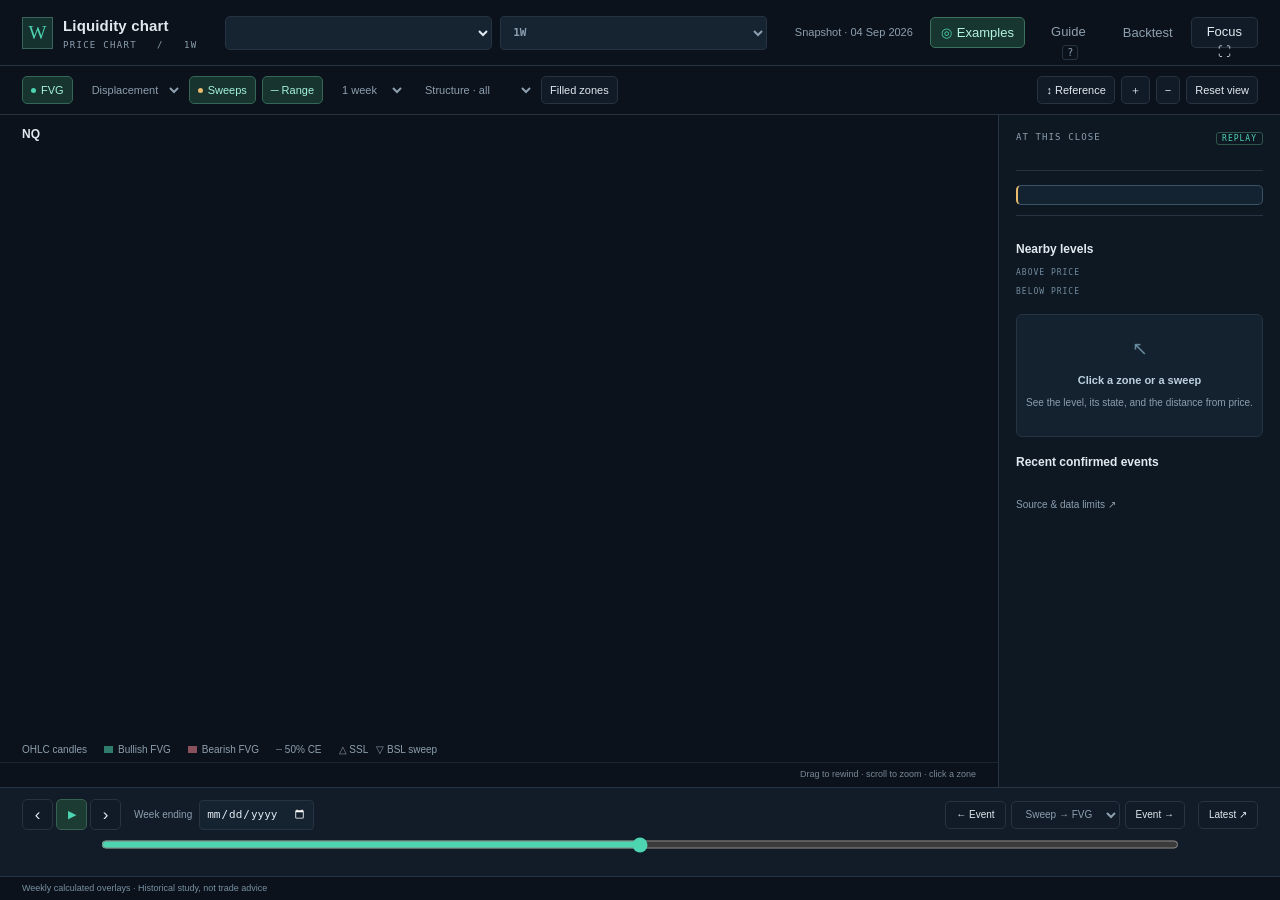
<file: index.html>
<!doctype html>
<html lang="en">
<head>
  <meta charset="utf-8">
  <meta http-equiv="refresh" content="0; url=chart_workspace/weekly_liquidity_chart.html">
  <title>LIQDW · Liquidity chart</title>
</head>
<body>
  <p>Opening the <a href="chart_workspace/weekly_liquidity_chart.html">LIQDW liquidity chart</a>…</p>
</body>
</html>
</file>
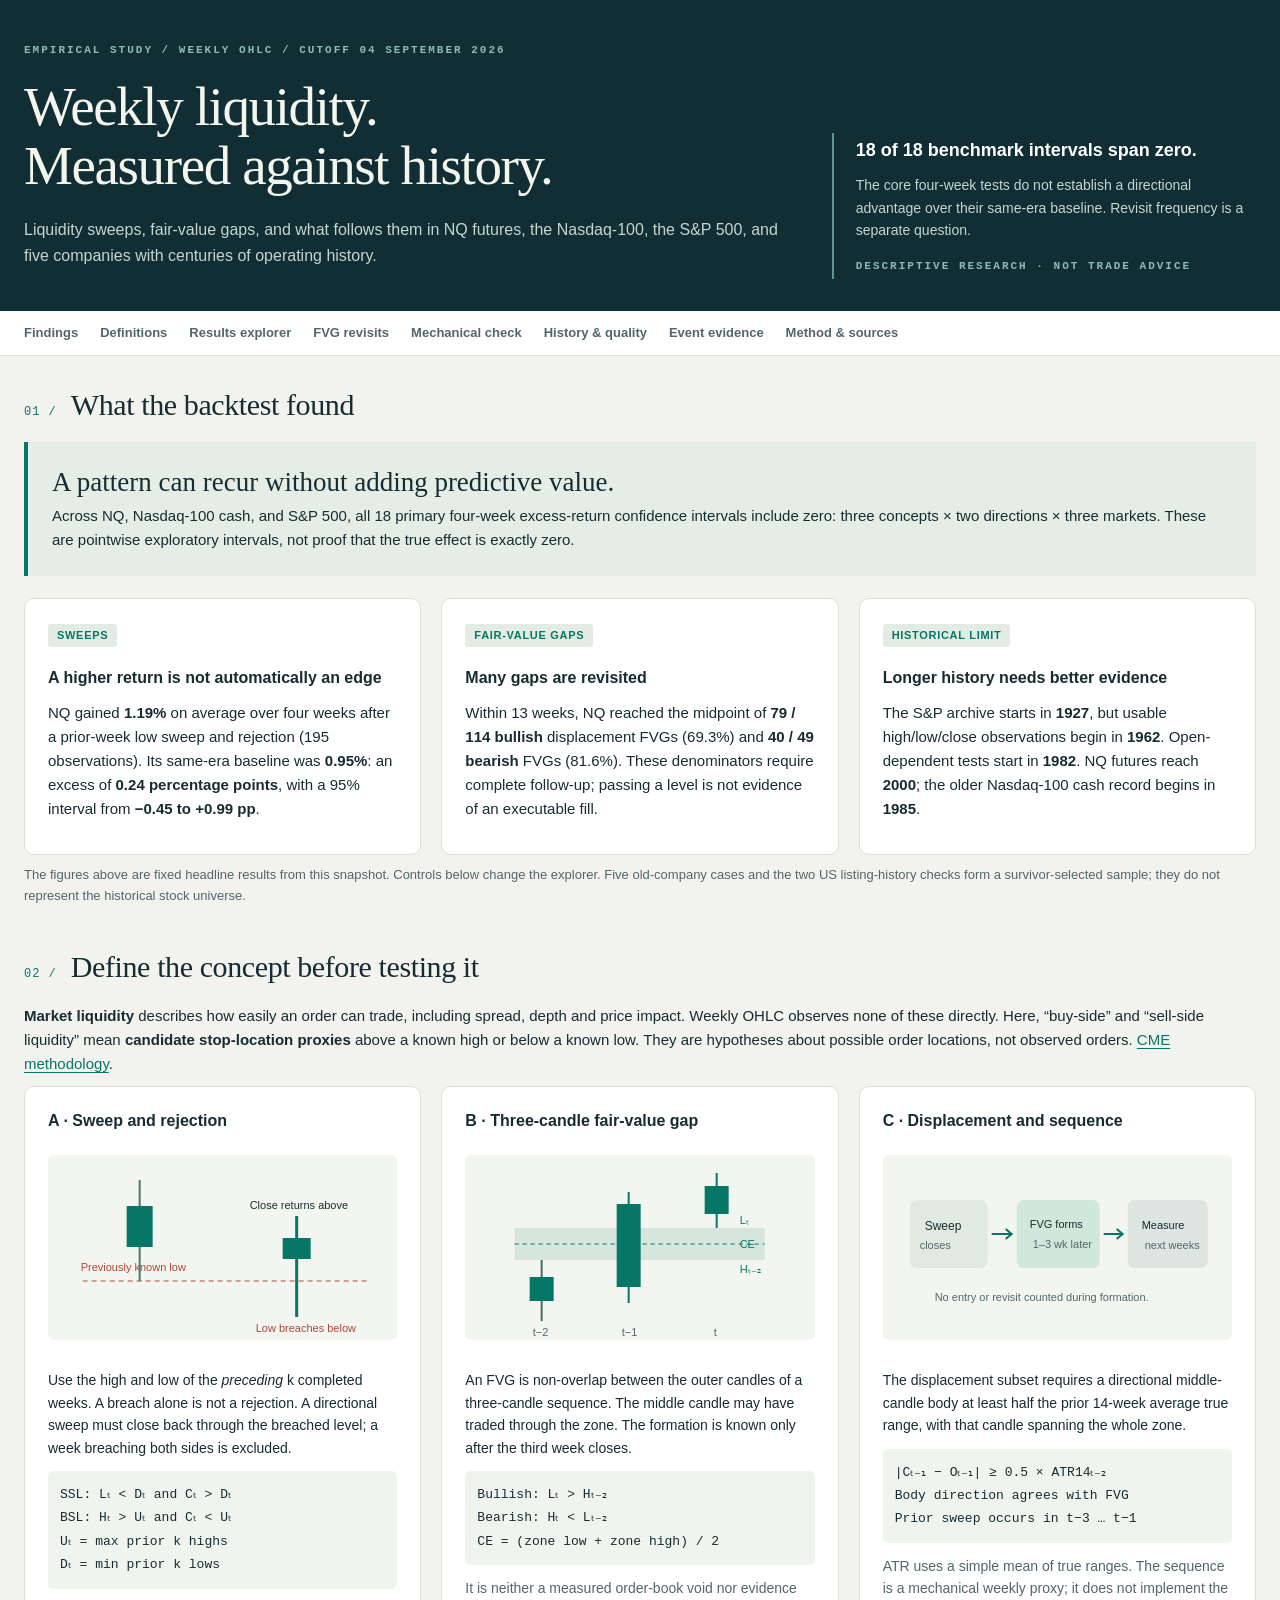
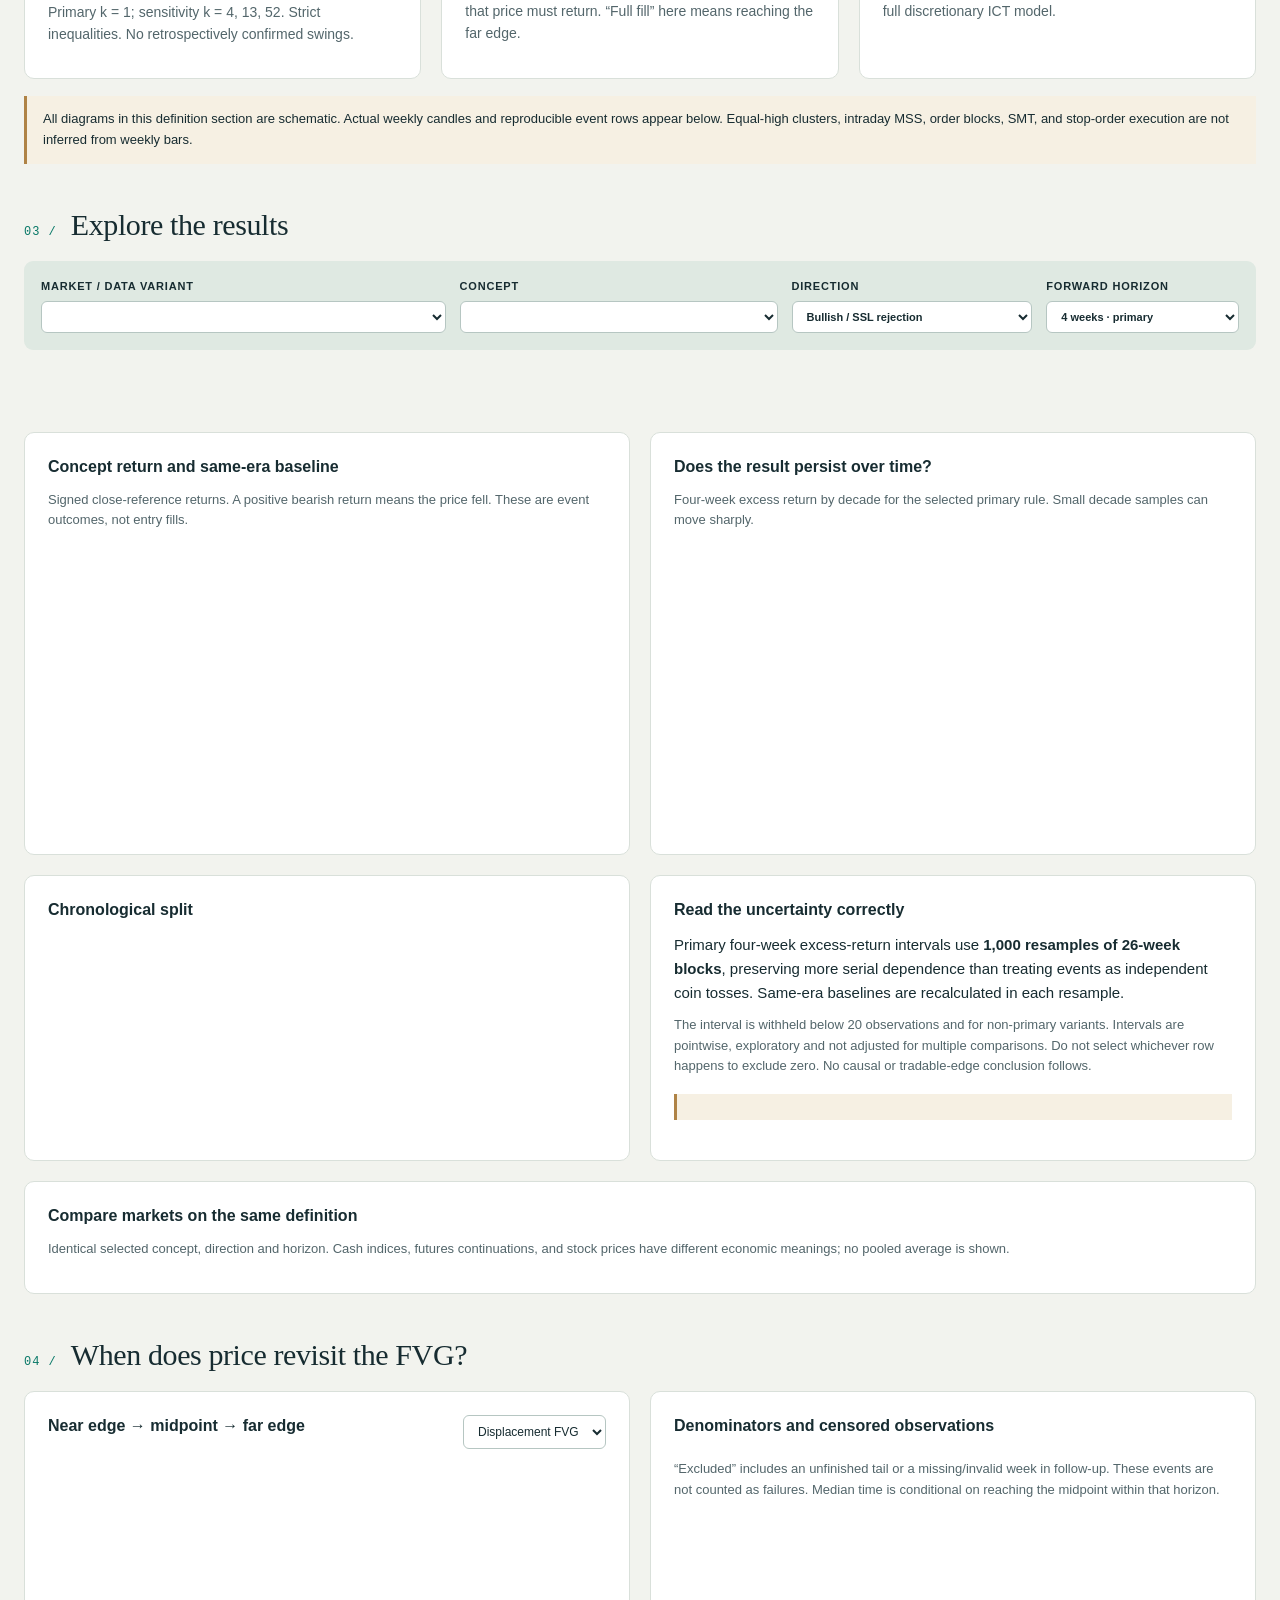
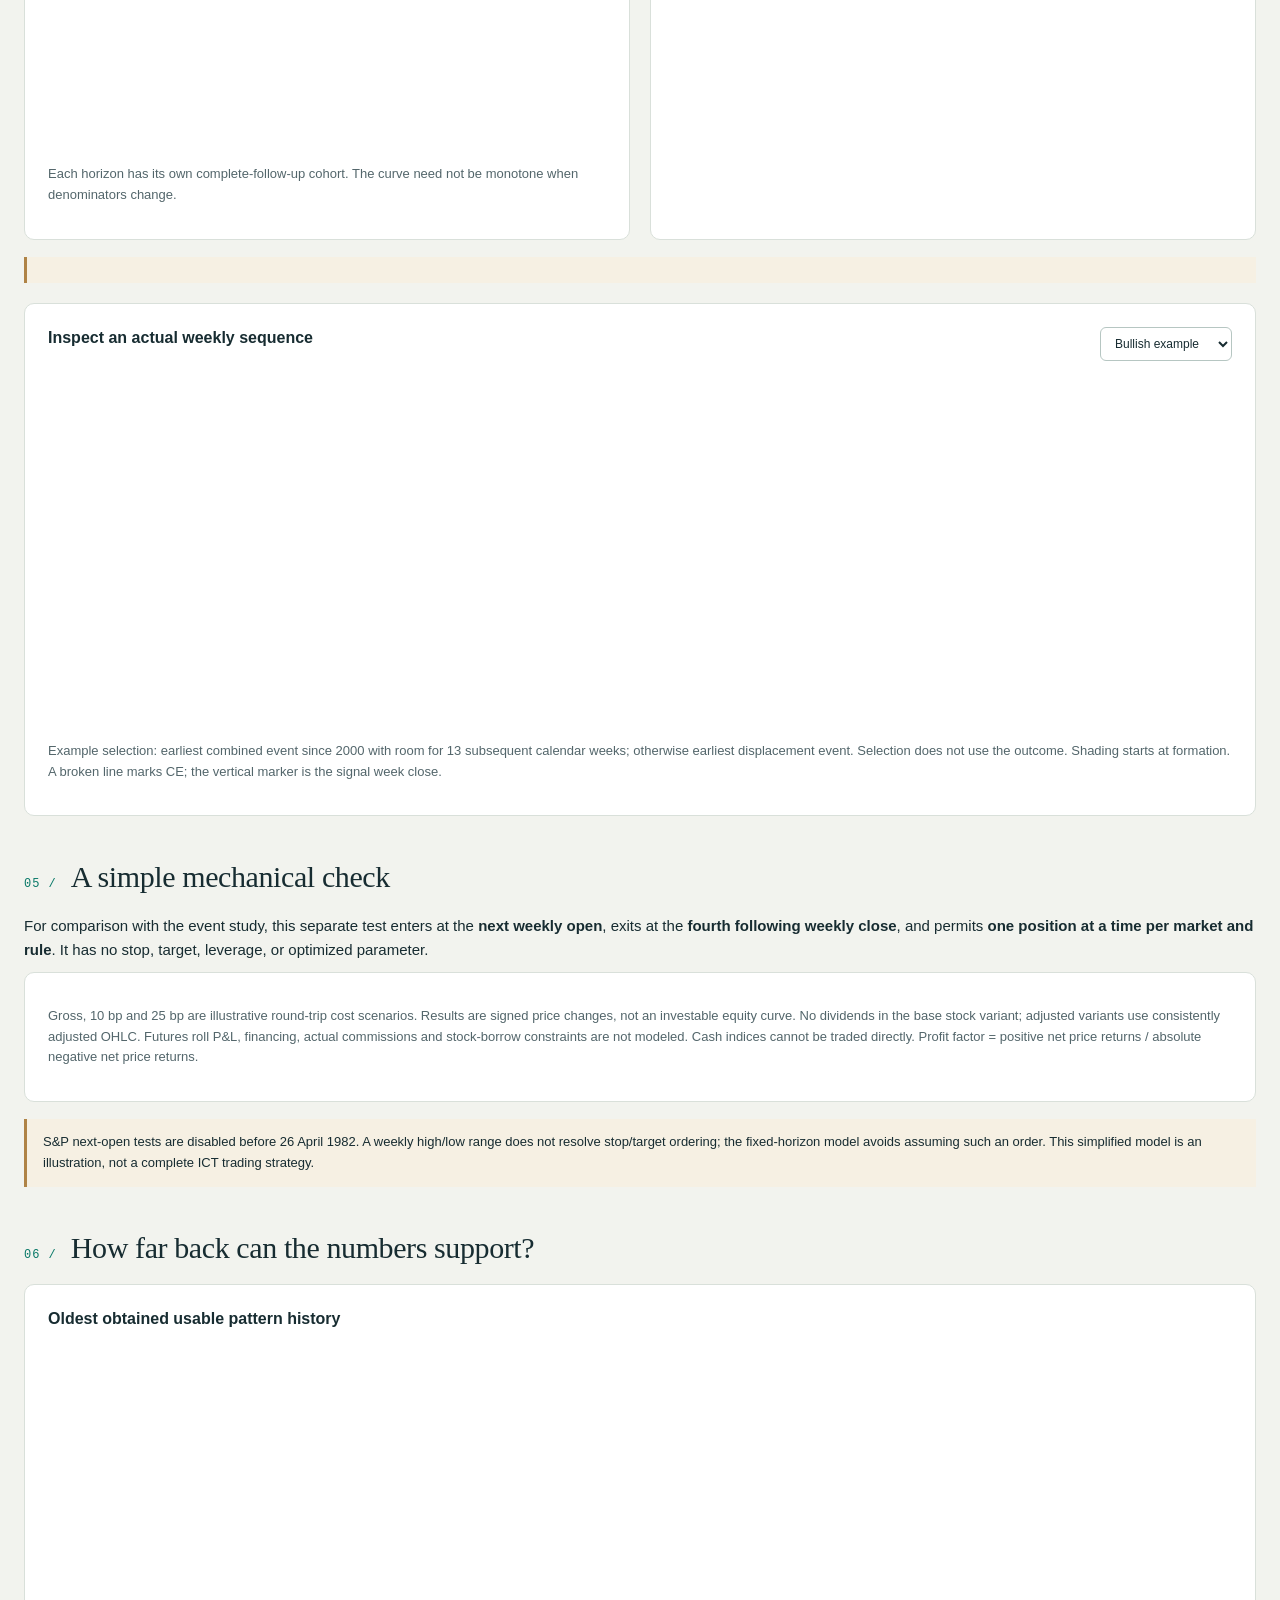
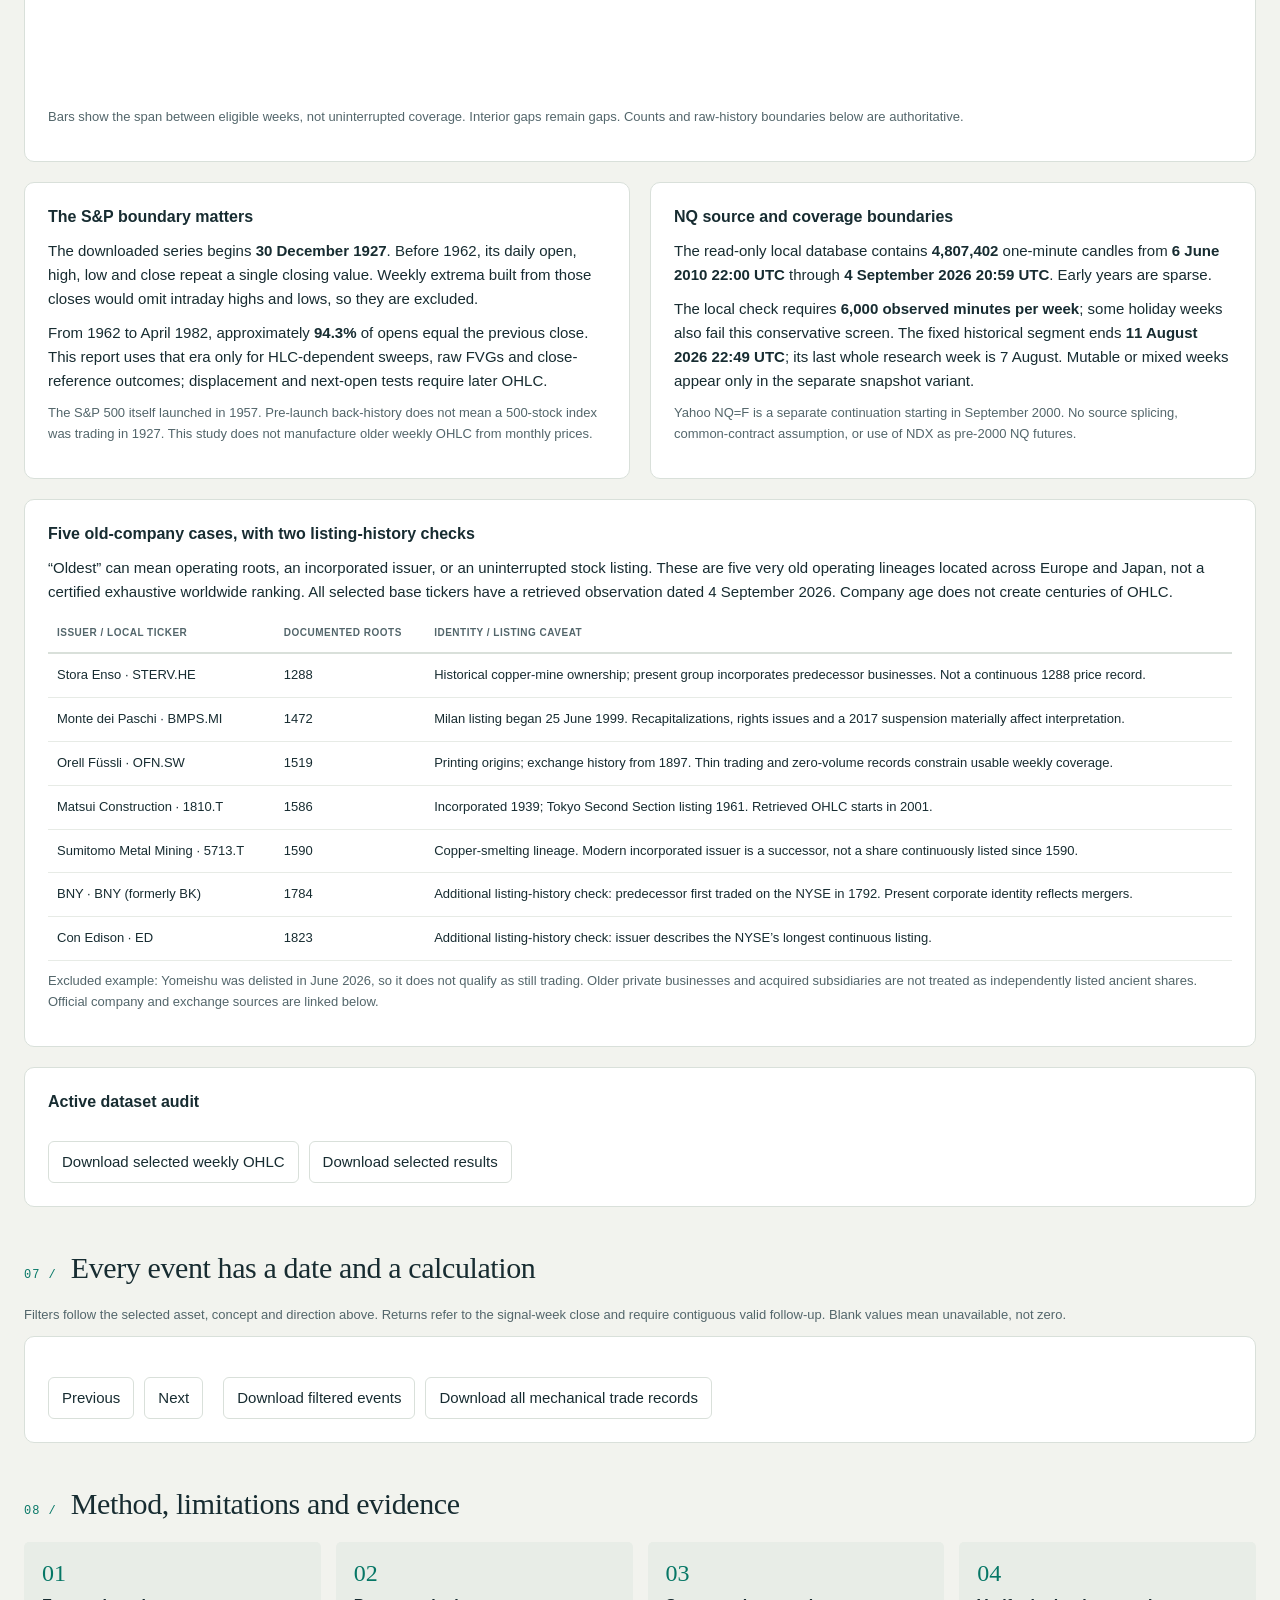
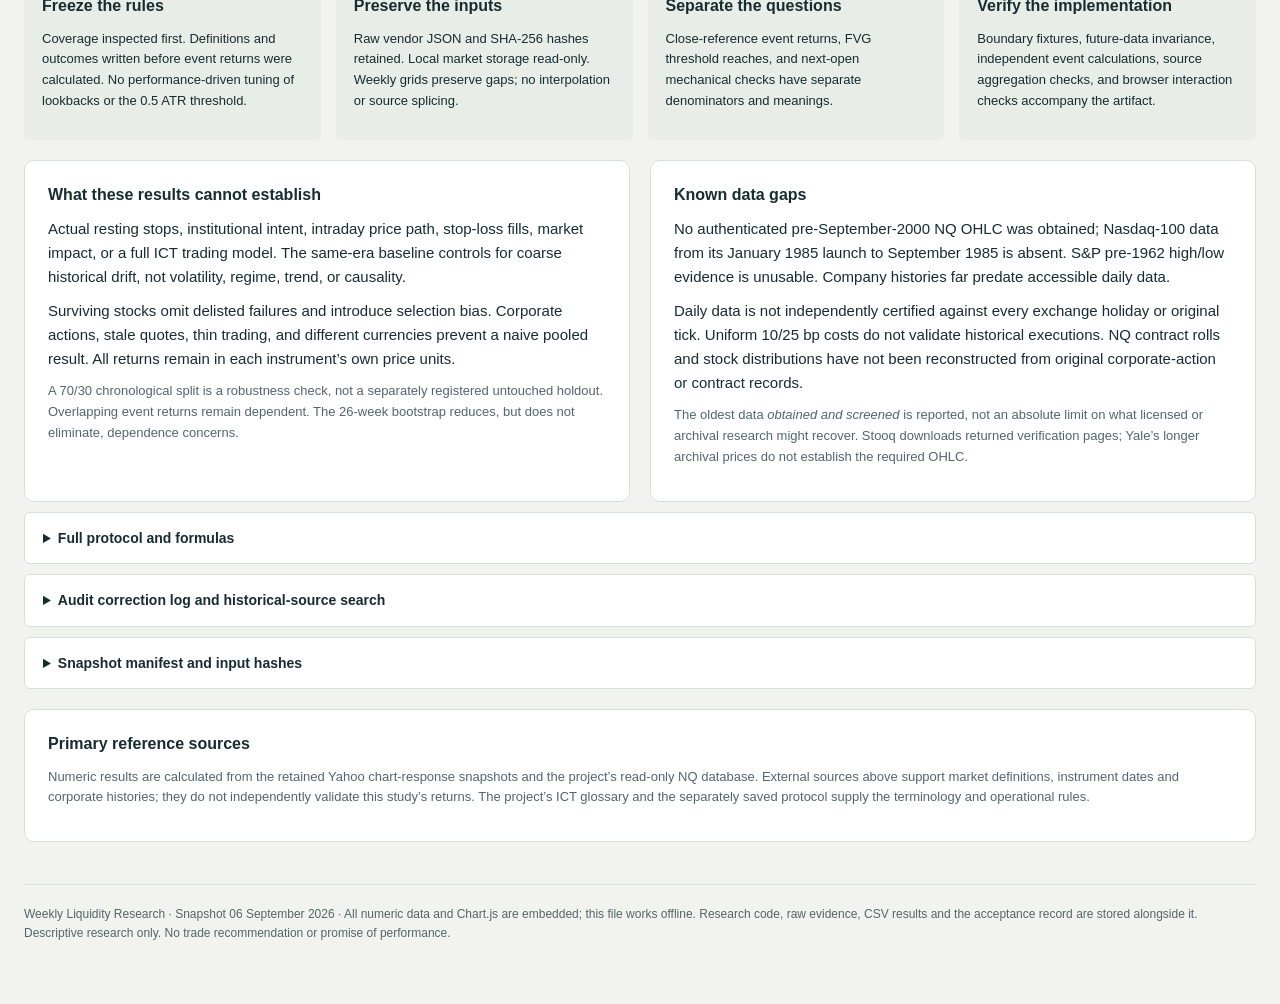
<file: report_template.html>
<!doctype html>
<html lang="en"><head><meta charset="utf-8"><meta name="viewport" content="width=device-width,initial-scale=1">
<title>Weekly Liquidity Research · NQ, S&P 500 & Historic Companies</title>
<style>
:root{--paper:#f2f3ee;--panel:#fff;--ink:#172c31;--muted:#53666b;--line:#d9e0da;--teal:#067766;--rust:#ad483a;--gold:#9c702d;--nav:#102e33;--soft:#e9eeea}
*{box-sizing:border-box}html{scroll-behavior:smooth;scroll-padding-top:145px}body{margin:0;background:var(--paper);color:var(--ink);font:15px/1.6 -apple-system,BlinkMacSystemFont,"Segoe UI",sans-serif}a{color:var(--teal);text-underline-offset:3px}button,select{font:inherit}button,a,select,summary{outline-offset:4px}button{cursor:pointer;border:1px solid var(--line);border-radius:6px;padding:8px 13px;background:white;color:var(--ink)}button:hover{border-color:var(--teal);background:#eaf5f0}select{max-width:100%;border:1px solid #b6c6c2;background:white;padding:8px 10px;border-radius:6px;color:var(--ink)}header{background:var(--nav);color:#f4f6ed;padding:42px max(24px,calc((100vw - 1280px)/2)) 32px}.eyebrow{font:600 11px/1.5 ui-monospace,SFMono-Regular,monospace;letter-spacing:2px;text-transform:uppercase;color:#8fbbb4}.hero{display:grid;grid-template-columns:1.8fr 1fr;gap:44px;align-items:end}h1{font:normal clamp(36px,4.3vw,65px)/1.08 Georgia,serif;margin:18px 0 22px;letter-spacing:-1.4px;max-width:900px}header p{max-width:790px;color:#c5d6d1;font-size:16px}.hero-note{border-left:2px solid #63958c;padding:3px 0 3px 22px}.hero-note strong{display:block;color:#fff;font-size:18px}.hero-note p{font-size:14px}.tag{display:inline-block;padding:3px 9px;border-radius:3px;background:#e2ece4;color:var(--teal);font-size:11px;font-weight:700;letter-spacing:.7px}.topnav{background:#fff;border-bottom:1px solid var(--line);position:sticky;top:0;z-index:10}.topnav>div{max-width:1328px;margin:auto;display:flex;gap:22px;padding:12px 24px;overflow:auto}.topnav a{text-decoration:none;color:var(--muted);white-space:nowrap;font-size:13px;font-weight:600}.topnav a:hover{color:var(--teal)}main{max-width:1328px;padding:30px 24px 60px;margin:auto}section{margin:0 0 42px}.section-title{display:flex;align-items:baseline;gap:14px;margin:0 0 18px}.section-title span{font:12px ui-monospace,monospace;color:var(--teal);letter-spacing:1px}h2{font:normal 30px/1.25 Georgia,serif;margin:0;letter-spacing:-.4px}h3{font-size:16px;line-height:1.35;margin:0 0 12px}p{margin:10px 0}.sub{color:var(--muted);font-size:13px}.grid{display:grid;grid-template-columns:1fr 1fr;gap:20px}.grid.three{grid-template-columns:1fr 1fr 1fr}.card{background:var(--panel);border:1px solid var(--line);border-radius:10px;padding:23px;min-width:0}.highlight{background:#e4eee6;border-left:4px solid var(--teal);padding:20px 24px;margin-bottom:22px}.highlight p{margin:4px 0}.headline{font:normal 27px/1.25 Georgia,serif}.filters{display:grid;grid-template-columns:2.1fr 1.65fr 1.25fr 1fr;gap:14px;background:#dfe9e2;border-radius:9px;padding:17px;margin:18px 0}.filters label{font-size:11px;letter-spacing:.8px;font-weight:700;text-transform:uppercase;display:block}.filters select{display:block;width:100%;margin-top:5px}.kpis{display:grid;grid-template-columns:repeat(4,1fr);gap:14px;margin:16px 0 20px}.kpi{border-top:3px solid var(--teal);padding:18px;background:#fff;border-radius:6px}.kpi .num{font:normal 31px/1.25 Georgia,serif;font-variant-numeric:tabular-nums;margin:7px 0}.kpi .label{font-size:11px;font-weight:700;text-transform:uppercase;color:var(--muted);letter-spacing:.7px}.kpi .note{font-size:12px;color:var(--muted)}.chart{position:relative;height:290px}.chart.short{height:240px}.chart.tall{height:355px}canvas{max-width:100%}.table-wrap{overflow-x:auto}table{width:100%;border-collapse:collapse;font-size:13px;font-variant-numeric:tabular-nums}th{text-align:left;color:var(--muted);font-size:10px;text-transform:uppercase;letter-spacing:.5px;font-weight:700;padding:11px 9px;border-bottom:2px solid var(--line);white-space:nowrap}td{padding:11px 9px;border-bottom:1px solid #e7ebe6;vertical-align:top}td.number,th.number{text-align:right;white-space:nowrap}tbody tr:hover{background:#f3f7f1}td small{display:block;font-size:11px;color:var(--muted)}.pos{color:var(--teal)}.neg{color:var(--rust)}.callout{padding:13px 16px;background:#f6f0e3;border-left:3px solid #af8346;font-size:13px;margin:17px 0}.formula{font:13px/1.8 ui-monospace,SFMono-Regular,monospace;background:#f0f4ef;padding:12px;border-radius:5px;overflow:auto;margin:12px 0}.definition svg{width:100%;height:185px;margin:12px 0;background:#f3f6f0;border-radius:6px}.definition p{font-size:14px}.steps{display:grid;grid-template-columns:repeat(4,1fr);gap:15px;margin-top:20px}.step{padding:18px;background:#e8ede7;border-radius:5px}.step b{color:var(--teal);font:24px Georgia,serif;display:block;margin-bottom:8px}.step p{font-size:13px}.pill{background:#e8eee6;padding:3px 8px;border-radius:12px;font-size:11px;color:#415d54}.space{margin-top:20px}.actions{display:flex;align-items:center;gap:10px;flex-wrap:wrap;margin-top:17px}.empty{padding:30px;text-align:center;color:var(--muted)}.count{font:12px ui-monospace,monospace;color:var(--muted)}details{background:#fff;border:1px solid var(--line);border-radius:6px;padding:14px 18px;margin:10px 0}summary{cursor:pointer;font-weight:600;font-size:14px}pre{white-space:pre-wrap;font:12px/1.7 ui-monospace,monospace;color:var(--muted);overflow-wrap:anywhere}.source{border-bottom:1px solid var(--line);padding:12px 0}.source p{font-size:12px;color:var(--muted);margin:4px 0}.source a{font-size:13px}.muted{color:var(--muted)}.nowrap{white-space:nowrap}footer{border-top:1px solid var(--line);margin-top:35px;padding-top:20px;font-size:12px;color:var(--muted)}.visually-hidden{position:absolute;width:1px;height:1px;overflow:hidden;clip:rect(0,0,0,0)}.chart-tools{display:flex;justify-content:space-between;gap:15px;margin-bottom:15px}.chart-tools select{max-width:45%;font-size:12px}#activeDescription{min-height:28px}#coverageNote{margin-top:15px}
@media(max-width:900px){.hero{grid-template-columns:1fr;gap:18px}.hero-note{padding-bottom:8px}.grid.three{grid-template-columns:1fr}.filters{grid-template-columns:1fr 1fr}.kpis{grid-template-columns:1fr 1fr}.steps{grid-template-columns:1fr 1fr}.grid{grid-template-columns:1fr}h1{max-width:800px}.hero-note p{margin-bottom:0}}
@media(max-width:520px){main{padding:22px 13px}header{padding:30px 20px}.card{padding:16px}.filters{grid-template-columns:1fr}.kpi{padding:12px}.kpi .num{font-size:25px}.steps{grid-template-columns:1fr}.topnav>div{padding:10px 14px;gap:17px}h2{font-size:25px}.chart{height:260px}.chart-tools{display:block}.chart-tools select{max-width:100%;margin-top:8px}.section-title{gap:8px}table{font-size:12px}}
@media print{header{background:white;color:#132e30;padding:20px 0}header p,.eyebrow{color:#425a55}.hero-note strong{color:#132e30}.topnav,.filters,button{display:none}main{padding:0}.card,.highlight{break-inside:avoid}body{background:white}.grid{display:block}.card{margin-bottom:15px}details{display:none}h1{font-size:36px}.chart{height:220px}}
</style></head><body>
<header><div class="eyebrow">Empirical study / Weekly OHLC / Cutoff 04 September 2026</div><div class="hero"><div><h1>Weekly liquidity.<br>Measured against history.</h1><p>Liquidity sweeps, fair-value gaps, and what follows them in NQ futures, the Nasdaq-100, the S&amp;P 500, and five companies with centuries of operating history.</p></div><div class="hero-note"><strong>18 of 18 benchmark intervals span zero.</strong><p>The core four-week tests do not establish a directional advantage over their same-era baseline. Revisit frequency is a separate question.</p><span class="eyebrow">Descriptive research · Not trade advice</span></div></div></header>
<nav class="topnav" aria-label="Report navigation"><div><a href="#findings">Findings</a><a href="#definitions">Definitions</a><a href="#explorer">Results explorer</a><a href="#gaps">FVG revisits</a><a href="#execution">Mechanical check</a><a href="#coverage">History &amp; quality</a><a href="#evidence">Event evidence</a><a href="#method">Method &amp; sources</a></div></nav>
<main>
<section id="findings"><div class="section-title"><span>01 /</span><h2>What the backtest found</h2></div>
<div class="highlight"><p class="headline">A pattern can recur without adding predictive value.</p><p>Across NQ, Nasdaq-100 cash, and S&amp;P 500, all 18 primary four-week excess-return confidence intervals include zero: three concepts × two directions × three markets. These are pointwise exploratory intervals, not proof that the true effect is exactly zero.</p></div>
<div class="grid three"><div class="card"><span class="tag">SWEEPS</span><h3 class="space">A higher return is not automatically an edge</h3><p>NQ gained <strong>1.19%</strong> on average over four weeks after a prior-week low sweep and rejection (195 observations). Its same-era baseline was <strong>0.95%</strong>: an excess of <strong>0.24 percentage points</strong>, with a 95% interval from <strong>−0.45 to +0.99 pp</strong>.</p></div>
<div class="card"><span class="tag">FAIR-VALUE GAPS</span><h3 class="space">Many gaps are revisited</h3><p>Within 13 weeks, NQ reached the midpoint of <strong>79 / 114 bullish</strong> displacement FVGs (69.3%) and <strong>40 / 49 bearish</strong> FVGs (81.6%). These denominators require complete follow-up; passing a level is not evidence of an executable fill.</p></div>
<div class="card"><span class="tag">HISTORICAL LIMIT</span><h3 class="space">Longer history needs better evidence</h3><p>The S&amp;P archive starts in <strong>1927</strong>, but usable high/low/close observations begin in <strong>1962</strong>. Open-dependent tests start in <strong>1982</strong>. NQ futures reach <strong>2000</strong>; the older Nasdaq-100 cash record begins in <strong>1985</strong>.</p></div></div>
<p class="sub">The figures above are fixed headline results from this snapshot. Controls below change the explorer. Five old-company cases and the two US listing-history checks form a survivor-selected sample; they do not represent the historical stock universe.</p></section>

<section id="definitions"><div class="section-title"><span>02 /</span><h2>Define the concept before testing it</h2></div>
<p><strong>Market liquidity</strong> describes how easily an order can trade, including spread, depth and price impact. Weekly OHLC observes none of these directly. Here, “buy-side” and “sell-side liquidity” mean <strong>candidate stop-location proxies</strong> above a known high or below a known low. They are hypotheses about possible order locations, not observed orders. <a href="https://www.cmegroup.com/education/articles-and-reports/understanding-the-cme-liquidity-tool-methodology">CME methodology</a>.</p>
<div class="grid three">
<article class="card definition"><h3>A · Sweep and rejection</h3><svg viewBox="0 0 330 185" role="img" aria-label="Schematic sell-side sweep: the current candle falls below the prior low and closes above it"><line x1="25" x2="309" y1="126" y2="126" stroke="#ad483a" stroke-dasharray="5 4"/><text x="23" y="116" fill="#ad483a" font-size="11">Previously known low</text><line x1="82" x2="82" y1="25" y2="126" stroke="#4b7770" stroke-width="2"/><rect x="69" y="51" width="26" height="41" fill="#067766"/><line x1="239" x2="239" y1="61" y2="162" stroke="#067766" stroke-width="3"/><rect x="225" y="83" width="28" height="21" fill="#067766"/><text x="192" y="54" fill="#172c31" font-size="11">Close returns above</text><text x="198" y="177" fill="#ad483a" font-size="11">Low breaches below</text></svg><p>Use the high and low of the <em>preceding</em> k completed weeks. A breach alone is not a rejection. A directional sweep must close back through the breached level; a week breaching both sides is excluded.</p><div class="formula">SSL: Lₜ &lt; Dₜ and Cₜ &gt; Dₜ<br>BSL: Hₜ &gt; Uₜ and Cₜ &lt; Uₜ<br>Uₜ = max prior k highs<br>Dₜ = min prior k lows</div><p class="sub">Primary k = 1; sensitivity k = 4, 13, 52. Strict inequalities. No retrospectively confirmed swings.</p></article>
<article class="card definition"><h3>B · Three-candle fair-value gap</h3><svg viewBox="0 0 330 185" role="img" aria-label="Schematic bullish FVG: the third candle low exceeds the first candle high; CE is the midpoint"><rect x="40" y="73" width="250" height="32" fill="#067766" opacity=".12"/><line x1="40" x2="290" y1="89" y2="89" stroke="#067766" stroke-dasharray="4 4"/><line x1="67" x2="67" y1="105" y2="166" stroke="#476b62" stroke-width="2"/><rect x="55" y="122" width="24" height="24" fill="#067766"/><line x1="154" x2="154" y1="37" y2="148" stroke="#067766" stroke-width="2"/><rect x="142" y="49" width="24" height="83" fill="#067766"/><line x1="242" x2="242" y1="18" y2="73" stroke="#067766" stroke-width="2"/><rect x="230" y="31" width="24" height="28" fill="#067766"/><text x="265" y="69" fill="#067766" font-size="11">Lₜ</text><text x="265" y="93" fill="#067766" font-size="11">CE</text><text x="265" y="118" fill="#067766" font-size="11">Hₜ₋₂</text><text x="58" y="181" fill="#53666b" font-size="11">t−2</text><text x="147" y="181" fill="#53666b" font-size="11">t−1</text><text x="239" y="181" fill="#53666b" font-size="11">t</text></svg><p>An FVG is non-overlap between the outer candles of a three-candle sequence. The middle candle may have traded through the zone. The formation is known only after the third week closes.</p><div class="formula">Bullish: Lₜ &gt; Hₜ₋₂<br>Bearish: Hₜ &lt; Lₜ₋₂<br>CE = (zone low + zone high) / 2</div><p class="sub">It is neither a measured order-book void nor evidence that price must return. “Full fill” here means reaching the far edge.</p></article>
<article class="card definition"><h3>C · Displacement and sequence</h3><svg viewBox="0 0 330 185" role="img" aria-label="Schematic sequence: sweep, later displacement FVG, then outcome measurement"><rect x="17" y="45" width="78" height="68" rx="7" fill="#e1eae0"/><rect x="124" y="45" width="83" height="68" rx="7" fill="#d0e7dc"/><rect x="235" y="45" width="80" height="68" rx="7" fill="#dce5e2"/><text x="32" y="75" font-size="12" fill="#172c31">Sweep</text><text x="27" y="94" font-size="11" fill="#53666b">closes</text><text x="137" y="73" font-size="11" fill="#172c31">FVG forms</text><text x="140" y="93" font-size="11" fill="#53666b">1–3 wk later</text><text x="249" y="74" font-size="11" fill="#172c31">Measure</text><text x="252" y="94" font-size="11" fill="#53666b">next weeks</text><path d="M99 79h20m-6-5 6 5-6 5M211 79h19m-6-5 6 5-6 5" fill="none" stroke="#067766" stroke-width="2"/><text x="42" y="146" fill="#53666b" font-size="11">No entry or revisit counted during formation.</text></svg><p>The displacement subset requires a directional middle-candle body at least half the prior 14-week average true range, with that candle spanning the whole zone.</p><div class="formula">|Cₜ₋₁ − Oₜ₋₁| ≥ 0.5 × ATR14ₜ₋₂<br>Body direction agrees with FVG<br>Prior sweep occurs in t−3 … t−1</div><p class="sub">ATR uses a simple mean of true ranges. The sequence is a mechanical weekly proxy; it does not implement the full discretionary ICT model.</p></article>
</div><div class="callout">All diagrams in this definition section are schematic. Actual weekly candles and reproducible event rows appear below. Equal-high clusters, intraday MSS, order blocks, SMT, and stop-order execution are not inferred from weekly bars.</div></section>

<section id="explorer"><div class="section-title"><span>03 /</span><h2>Explore the results</h2></div>
<div class="filters"><label>Market / data variant<select id="asset" aria-label="Market"></select></label><label>Concept<select id="rule" aria-label="Concept"></select></label><label>Direction<select id="direction"><option value="1">Bullish / SSL rejection</option><option value="-1">Bearish / BSL rejection</option></select></label><label>Forward horizon<select id="horizon"><option value="1">1 week</option><option value="4" selected>4 weeks · primary</option><option value="13">13 weeks</option></select></label></div>
<p id="activeDescription" aria-live="polite"></p><div id="kpis" class="kpis"></div>
<div class="grid"><div class="card"><h3>Concept return and same-era baseline</h3><p class="sub">Signed close-reference returns. A positive bearish return means the price fell. These are event outcomes, not entry fills.</p><div class="chart"><canvas id="comparisonChart" aria-label="Concept mean returns versus baseline" role="img"></canvas></div></div><div class="card"><h3>Does the result persist over time?</h3><p class="sub">Four-week excess return by decade for the selected primary rule. Small decade samples can move sharply.</p><div class="chart"><canvas id="eraChart" aria-label="Four-week excess returns by decade" role="img"></canvas></div></div></div>
<div class="grid space"><div class="card"><h3>Chronological split</h3><div id="splitTable" class="table-wrap"></div><p class="sub" id="splitNote"></p></div><div class="card"><h3>Read the uncertainty correctly</h3><p>Primary four-week excess-return intervals use <strong>1,000 resamples of 26-week blocks</strong>, preserving more serial dependence than treating events as independent coin tosses. Same-era baselines are recalculated in each resample.</p><p class="sub">The interval is withheld below 20 observations and for non-primary variants. Intervals are pointwise, exploratory and not adjusted for multiple comparisons. Do not select whichever row happens to exclude zero. No causal or tradable-edge conclusion follows.</p><div id="selectionNote" class="callout"></div></div></div>
<div class="card space"><h3>Compare markets on the same definition</h3><p class="sub">Identical selected concept, direction and horizon. Cash indices, futures continuations, and stock prices have different economic meanings; no pooled average is shown.</p><div id="crossTable" class="table-wrap"></div></div></section>

<section id="gaps"><div class="section-title"><span>04 /</span><h2>When does price revisit the FVG?</h2></div>
<div class="grid"><div class="card"><div class="chart-tools"><div><h3>Near edge → midpoint → far edge</h3><p class="sub" id="fillDescription"></p></div><select id="fillRule" aria-label="FVG definition"><option value="fvg_disp">Displacement FVG</option><option value="fvg_raw">All FVGs</option><option value="sweep_fvg">Sweep → FVG</option></select></div><div class="chart"><canvas id="fillChart" role="img" aria-label="FVG threshold reach rates by follow-up horizon"></canvas></div><p class="sub">Each horizon has its own complete-follow-up cohort. The curve need not be monotone when denominators change.</p></div><div class="card"><h3>Denominators and censored observations</h3><div id="fillTable" class="table-wrap"></div><p class="sub">“Excluded” includes an unfinished tail or a missing/invalid week in follow-up. These events are not counted as failures. Median time is conditional on reaching the midpoint within that horizon.</p></div></div>
<div class="callout" id="touchNote"></div>
<div class="card space"><div class="chart-tools"><div><h3>Inspect an actual weekly sequence</h3><p class="sub" id="exampleDescription"></p></div><select id="exampleDirection" aria-label="Example direction"><option value="1">Bullish example</option><option value="-1">Bearish example</option></select></div><div class="chart tall"><canvas id="exampleChart" role="img" aria-label="Actual weekly OHLC candles with FVG zone"></canvas></div><p class="sub">Example selection: earliest combined event since 2000 with room for 13 subsequent calendar weeks; otherwise earliest displacement event. Selection does not use the outcome. Shading starts at formation. A broken line marks CE; the vertical marker is the signal week close.</p></div></section>

<section id="execution"><div class="section-title"><span>05 /</span><h2>A simple mechanical check</h2></div><p>For comparison with the event study, this separate test enters at the <strong>next weekly open</strong>, exits at the <strong>fourth following weekly close</strong>, and permits <strong>one position at a time per market and rule</strong>. It has no stop, target, leverage, or optimized parameter.</p>
<div class="card"><div id="mechanicalTable" class="table-wrap"></div><p class="sub">Gross, 10 bp and 25 bp are illustrative round-trip cost scenarios. Results are signed price changes, not an investable equity curve. No dividends in the base stock variant; adjusted variants use consistently adjusted OHLC. Futures roll P&amp;L, financing, actual commissions and stock-borrow constraints are not modeled. Cash indices cannot be traded directly. Profit factor = positive net price returns / absolute negative net price returns.</p></div>
<div class="callout">S&amp;P next-open tests are disabled before 26 April 1982. A weekly high/low range does not resolve stop/target ordering; the fixed-horizon model avoids assuming such an order. This simplified model is an illustration, not a complete ICT trading strategy.</div></section>

<section id="coverage"><div class="section-title"><span>06 /</span><h2>How far back can the numbers support?</h2></div><div class="card"><h3>Oldest obtained usable pattern history</h3><div class="chart tall"><canvas id="coverageChart" role="img" aria-label="Usable history spans by market"></canvas></div><p class="sub">Bars show the span between eligible weeks, not uninterrupted coverage. Interior gaps remain gaps. Counts and raw-history boundaries below are authoritative.</p><div id="coverageTable" class="table-wrap"></div></div>
<div class="grid space"><div class="card"><h3>The S&amp;P boundary matters</h3><p>The downloaded series begins <strong>30 December 1927</strong>. Before 1962, its daily open, high, low and close repeat a single closing value. Weekly extrema built from those closes would omit intraday highs and lows, so they are excluded.</p><p>From 1962 to April 1982, approximately <strong>94.3%</strong> of opens equal the previous close. This report uses that era only for HLC-dependent sweeps, raw FVGs and close-reference outcomes; displacement and next-open tests require later OHLC.</p><p class="sub">The S&amp;P 500 itself launched in 1957. Pre-launch back-history does not mean a 500-stock index was trading in 1927. This study does not manufacture older weekly OHLC from monthly prices.</p></div><div class="card"><h3>NQ source and coverage boundaries</h3><p>The read-only local database contains <strong>4,807,402</strong> one-minute candles from <strong>6 June 2010 22:00 UTC</strong> through <strong>4 September 2026 20:59 UTC</strong>. Early years are sparse.</p><p>The local check requires <strong>6,000 observed minutes per week</strong>; some holiday weeks also fail this conservative screen. The fixed historical segment ends <strong>11 August 2026 22:49 UTC</strong>; its last whole research week is 7 August. Mutable or mixed weeks appear only in the separate snapshot variant.</p><p class="sub">Yahoo NQ=F is a separate continuation starting in September 2000. No source splicing, common-contract assumption, or use of NDX as pre-2000 NQ futures.</p></div></div>
<div class="card space"><h3>Five old-company cases, with two listing-history checks</h3><p>“Oldest” can mean operating roots, an incorporated issuer, or an uninterrupted stock listing. These are five very old operating lineages located across Europe and Japan, not a certified exhaustive worldwide ranking. All selected base tickers have a retrieved observation dated 4 September 2026. Company age does not create centuries of OHLC.</p><div class="table-wrap"><table><thead><tr><th>Issuer / local ticker</th><th>Documented roots</th><th>Identity / listing caveat</th></tr></thead><tbody>
<tr><td>Stora Enso · STERV.HE</td><td>1288</td><td>Historical copper-mine ownership; present group incorporates predecessor businesses. Not a continuous 1288 price record.</td></tr>
<tr><td>Monte dei Paschi · BMPS.MI</td><td>1472</td><td>Milan listing began 25 June 1999. Recapitalizations, rights issues and a 2017 suspension materially affect interpretation.</td></tr>
<tr><td>Orell Füssli · OFN.SW</td><td>1519</td><td>Printing origins; exchange history from 1897. Thin trading and zero-volume records constrain usable weekly coverage.</td></tr>
<tr><td>Matsui Construction · 1810.T</td><td>1586</td><td>Incorporated 1939; Tokyo Second Section listing 1961. Retrieved OHLC starts in 2001.</td></tr>
<tr><td>Sumitomo Metal Mining · 5713.T</td><td>1590</td><td>Copper-smelting lineage. Modern incorporated issuer is a successor, not a share continuously listed since 1590.</td></tr>
<tr><td>BNY · BNY (formerly BK)</td><td>1784</td><td>Additional listing-history check: predecessor first traded on the NYSE in 1792. Present corporate identity reflects mergers.</td></tr>
<tr><td>Con Edison · ED</td><td>1823</td><td>Additional listing-history check: issuer describes the NYSE’s longest continuous listing.</td></tr>
</tbody></table></div><p class="sub">Excluded example: Yomeishu was delisted in June 2026, so it does not qualify as still trading. Older private businesses and acquired subsidiaries are not treated as independently listed ancient shares. Official company and exchange sources are linked below.</p></div>
<div class="card space"><h3>Active dataset audit</h3><div id="auditTable" class="table-wrap"></div><p id="coverageNote" class="sub"></p><div class="actions"><button id="downloadWeekly">Download selected weekly OHLC</button><button id="downloadSummary">Download selected results</button></div></div></section>

<section id="evidence"><div class="section-title"><span>07 /</span><h2>Every event has a date and a calculation</h2></div><p class="sub">Filters follow the selected asset, concept and direction above. Returns refer to the signal-week close and require contiguous valid follow-up. Blank values mean unavailable, not zero.</p><div class="card"><div id="eventsTable" class="table-wrap"></div><div class="actions"><button id="prevPage">Previous</button><button id="nextPage">Next</button><span id="eventCount" class="count"></span><button id="downloadEvents">Download filtered events</button><button id="downloadTrades">Download all mechanical trade records</button></div></div></section>

<section id="method"><div class="section-title"><span>08 /</span><h2>Method, limitations and evidence</h2></div><div class="steps"><div class="step"><b>01</b><h3>Freeze the rules</h3><p>Coverage inspected first. Definitions and outcomes written before event returns were calculated. No performance-driven tuning of lookbacks or the 0.5 ATR threshold.</p></div><div class="step"><b>02</b><h3>Preserve the inputs</h3><p>Raw vendor JSON and SHA-256 hashes retained. Local market storage read-only. Weekly grids preserve gaps; no interpolation or source splicing.</p></div><div class="step"><b>03</b><h3>Separate the questions</h3><p>Close-reference event returns, FVG threshold reaches, and next-open mechanical checks have separate denominators and meanings.</p></div><div class="step"><b>04</b><h3>Verify the implementation</h3><p>Boundary fixtures, future-data invariance, independent event calculations, source aggregation checks, and browser interaction checks accompany the artifact.</p></div></div>
<div class="grid space"><div class="card"><h3>What these results cannot establish</h3><p>Actual resting stops, institutional intent, intraday price path, stop-loss fills, market impact, or a full ICT trading model. The same-era baseline controls for coarse historical drift, not volatility, regime, trend, or causality.</p><p>Surviving stocks omit delisted failures and introduce selection bias. Corporate actions, stale quotes, thin trading, and different currencies prevent a naive pooled result. All returns remain in each instrument’s own price units.</p><p class="sub">A 70/30 chronological split is a robustness check, not a separately registered untouched holdout. Overlapping event returns remain dependent. The 26-week bootstrap reduces, but does not eliminate, dependence concerns.</p></div><div class="card"><h3>Known data gaps</h3><p>No authenticated pre-September-2000 NQ OHLC was obtained; Nasdaq-100 data from its January 1985 launch to September 1985 is absent. S&amp;P pre-1962 high/low evidence is unusable. Company histories far predate accessible daily data.</p><p>Daily data is not independently certified against every exchange holiday or original tick. Uniform 10/25 bp costs do not validate historical executions. NQ contract rolls and stock distributions have not been reconstructed from original corporate-action or contract records.</p><p class="sub">The oldest data <em>obtained and screened</em> is reported, not an absolute limit on what licensed or archival research might recover. Stooq downloads returned verification pages; Yale’s longer archival prices do not establish the required OHLC.</p></div></div>
<details><summary>Full protocol and formulas</summary><pre>__PROTOCOL__</pre></details>
<details><summary>Audit correction log and historical-source search</summary><pre>__AUDIT_LOG__</pre></details>
<details><summary>Snapshot manifest and input hashes</summary><pre>__MANIFEST__</pre></details>
<div class="card space"><h3>Primary reference sources</h3><div id="sourceList"></div><p class="sub">Numeric results are calculated from the retained Yahoo chart-response snapshots and the project’s read-only NQ database. External sources above support market definitions, instrument dates and corporate histories; they do not independently validate this study’s returns. The project’s ICT glossary and the separately saved protocol supply the terminology and operational rules.</p></div></section>
<footer>Weekly Liquidity Research · Snapshot 06 September 2026 · All numeric data and Chart.js are embedded; this file works offline. Research code, raw evidence, CSV results and the acceptance record are stored alongside it. Descriptive research only. No trade recommendation or promise of performance.</footer>
</main>
<script>__CHARTJS__</script>
<script>
'use strict';
const STUDY=__STUDY__,SOURCES=__SOURCES__,EVENTS=__EVENTS__,EVENT_FIELDS=__EVFIELDS__,WEEKLY_CSV=__WEEKLY_CSV__,TRADES_CSV=__TRADES_CSV__;
const $=id=>document.getElementById(id),fmt=(v,n=2)=>v===null||v===undefined||!Number.isFinite(v)?'—':v.toLocaleString('en-US',{minimumFractionDigits:n,maximumFractionDigits:n}),pct=(v,n=2)=>v===null||v===undefined?'—':fmt(v*100,n)+'%',pp=v=>v===null||v===undefined?'—':(v>0?'+':'')+fmt(v*100)+' pp',esc=s=>String(s??'').replace(/[&<>"']/g,c=>({'&':'&amp;','<':'&lt;','>':'&gt;','"':'&quot;',"'":'&#39;'}[c]));
const mainIds=['NQ_YAHOO','NDX','SP500','NQ_LOCAL_FIXED','STORA','MPS','ORELL','MATSUI','SUMITOMO','BNY','ED'];
let charts={},page=0,filteredEvents=[];
Chart.defaults.font.family='-apple-system,BlinkMacSystemFont,"Segoe UI",sans-serif';Chart.defaults.color='#53666b';Chart.defaults.borderColor='#e2e7df';Chart.defaults.animation=false;
function state(){return {asset:$('asset').value,rule:$('rule').value,direction:+$('direction').value,horizon:+$('horizon').value};}
function rowFor(asset,rule,direction,horizon,period='all'){return STUDY.summary.find(r=>r.asset===asset&&r.rule===rule&&r.direction===direction&&r.horizon===horizon&&r.period===period);}
function table(headers,rows){return '<table><thead><tr>'+headers.map(h=>'<th>'+h+'</th>').join('')+'</tr></thead><tbody>'+rows.map(r=>'<tr>'+r.map(c=>'<td>'+c+'</td>').join('')+'</tr>').join('')+'</tbody></table>';}
function chart(id,type,labels,datasets,options={},plugins=[]){if(charts[id])charts[id].destroy();charts[id]=new Chart($(id),{type,data:{labels,datasets},options:{responsive:true,maintainAspectRatio:false,plugins:{legend:{position:'bottom',labels:{boxWidth:12,padding:16}}},...options},plugins});return charts[id];}
function init(){const base=document.createElement('optgroup');base.label='Markets and cases';const sens=document.createElement('optgroup');sens.label='Data and historical sensitivities';for(const m of STUDY.metadata){const o=new Option(m.name,m.id);(mainIds.includes(m.id)?base:sens).append(o);}$('asset').append(base,sens);$('asset').value='NQ_YAHOO';for(const [id,label] of Object.entries(STUDY.labels))$('rule').add(new Option(label,id));$('rule').value='sweep_1';for(const id of ['asset','rule','direction','horizon'])$(id).addEventListener('change',()=>{page=0;render()});$('fillRule').addEventListener('change',renderFill);$('exampleDirection').addEventListener('change',renderExample);$('prevPage').onclick=()=>{page=Math.max(0,page-1);renderEvents()};$('nextPage').onclick=()=>{page=Math.min(Math.max(0,Math.ceil(filteredEvents.length/15)-1),page+1);renderEvents()};
 $('downloadEvents').onclick=()=>download(state().asset+'_'+state().rule+'_events.csv',csv(EVENT_FIELDS,filteredEvents));
 $('downloadWeekly').onclick=()=>download(state().asset+'_weekly_ohlc.csv',WEEKLY_CSV[state().asset]);
 $('downloadSummary').onclick=()=>{const r=STUDY.summary.filter(x=>x.asset===state().asset);download(state().asset+'_results.csv',csv(Object.keys(r[0]),r.map(x=>Object.values(x))))};
 $('downloadTrades').onclick=()=>download('all_mechanical_trades.csv',TRADES_CSV);
 $('sourceList').innerHTML=SOURCES.map(x=>'<div class="source"><a href="'+esc(x.url)+'" target="_blank" rel="noopener">'+esc(x.title)+'</a><p>'+esc(x.supports)+'</p></div>').join('');
 renderCoverage();render();}
function render(){const s=state(),m=STUDY.metadata.find(m=>m.id===s.asset),r=rowFor(s.asset,s.rule,s.direction,s.horizon);$('activeDescription').innerHTML='<strong>'+esc(m.name)+'</strong> · '+esc(STUDY.labels[s.rule])+' · '+(s.direction===1?'Bullish direction':'Bearish direction')+' · '+s.horizon+' following weeks';
 const ci=r&&r.ci_low!==null?pp(r.ci_low)+' to '+pp(r.ci_high):'Interval not estimated for this selection';
 $('kpis').innerHTML=[['Eligible observations',r?fmt(r.n,0):'0','Complete contiguous follow-up'],['Mean signed price move',r?pct(r.mean):'—','Median '+(r?pct(r.median):'—')],['Excess vs same-era baseline',r?pp(r.excess):'—',ci],['Positive outcomes',r?pct(r.positive,1):'—','Zero-return ties are not wins']].map(x=>'<div class="kpi"><div class="label">'+x[0]+'</div><div class="num">'+x[1]+'</div><div class="note">'+x[2]+'</div></div>').join('');
 const concepts=['sweep_1','fvg_disp','sweep_fvg'],rs=concepts.map(k=>rowFor(s.asset,k,s.direction,s.horizon));
 chart('comparisonChart','bar',['Prior-week sweep','Displacement FVG','Sweep → FVG'],[{label:'Event mean',data:rs.map(x=>x?.mean===null?null:x?.mean*100),backgroundColor:'#067766',borderRadius:3},{label:'Same-era baseline',data:rs.map(x=>x?.baseline===null?null:x?.baseline*100),backgroundColor:'#b5c5bd',borderRadius:3}],{scales:{y:{title:{display:true,text:'Signed price change (%)'},ticks:{callback:v=>v+'%'}},x:{grid:{display:false}}}});
 const eras=STUDY.eras.filter(x=>x.asset===s.asset&&x.rule===s.rule&&x.direction===s.direction);
 chart('eraChart','bar',eras.map(x=>x.era+'s (n='+x.n+')'),[{label:'Excess (pp)',data:eras.map(x=>x.excess*100),backgroundColor:eras.map(x=>x.excess>=0?'#067766':'#ad483a'),borderRadius:3}],{scales:{y:{ticks:{callback:v=>v+' pp'}},x:{grid:{display:false}}},plugins:{legend:{display:false}}});
 $('splitTable').innerHTML=table(['Period','n','Mean','Median','Excess'],['all','early','late'].map(p=>{const x=rowFor(s.asset,s.rule,s.direction,s.horizon,p);return [{all:'All eligible',early:'First 70%',late:'Last 30%'}[p],fmt(x?.n,0),pct(x?.mean),pct(x?.median),pp(x?.excess)]}));
 $('splitNote').textContent='Split boundary: week '+m.split_date+'. Forward windows crossing that boundary are excluded from the early-period summary. Each period uses its own same-decade baseline.';
 $('selectionNote').textContent=r?('Baseline '+pct(r.baseline)+'; observed return IQR '+pct(r.q25)+' to '+pct(r.q75)+'. '+(r.n<30?'Small sample: interpretation is especially unstable.':'A directional average must be judged against normal market drift.')):'No eligible observations for this rule.';
 $('crossTable').innerHTML=table(['Market','n','Mean','Median','Baseline','Excess','95% excess interval'],mainIds.map(id=>{const x=rowFor(id,s.rule,s.direction,s.horizon),mm=STUDY.metadata.find(m=>m.id===id);return [esc(mm.name),fmt(x?.n,0),pct(x?.mean),pct(x?.median),pct(x?.baseline),pp(x?.excess),x&&x.ci_low!==null?pp(x.ci_low)+' → '+pp(x.ci_high):'—']}));
 $('auditTable').innerHTML=table(['Field','Observed value'],[['Raw input',esc(m.symbol)+' · '+esc(m.currency)],['Source span',esc(m.audit.daily_start||m.audit.source_first_utc)+' → '+esc(m.audit.daily_end||m.audit.source_last_utc)],['Eligible HLC weeks',fmt(m.valid_weeks,0)],['Eligible OHLC weeks',fmt(m.ohlc_weeks,0)],['Null daily records',fmt(m.audit.null_daily_rows,0)],['Excluded zero-volume equity records',fmt(m.audit.excluded_zero_volume_rows,0)],['Invalid HLC records',fmt(m.audit.invalid_hlc_rows,0)],['Missing / inactive whole weeks',fmt(m.audit.missing_weeks,0)],['Sparse local weeks (<6,000 minutes)',fmt(m.audit.sparse_weeks,0)],['Raw input SHA-256','<small>'+esc(m.raw_sha256)+'</small>']]);
 $('coverageNote').innerHTML=(m.kind.includes('stock')||m.kind==='adjustment sensitivity'?'Equity zero-volume/absent-volume records do not contribute to OHLC. Base and dividend-adjusted variants use the same screen. ':'')+(s.asset.includes('MPS')?'MPS rights issues and recapitalization economics are not reconstructed. Treat its price-return results as provisional; its adjusted-price variant contains additional invalid observations. ':'')+(s.asset.includes('ORELL')?'This is a thinly traded stock. Zero-volume data removes much of the first 1995 calendar coverage; no-trade weeks are not bridged. ':'')+(m.source.startsWith('http')?'<a href="'+esc(m.source)+'" target="_blank" rel="noopener">Vendor request for this retained snapshot</a>':'Read-only local SQLite; session clock America/New_York.');
 filteredEvents=EVENTS.filter(e=>e[0]===s.asset&&e[2]===s.rule&&e[3]===s.direction);renderEvents();renderFill();renderExample();renderMechanical();}
function renderFill(){const s=state(),rule=$('fillRule').value,rows=STUDY.fills.filter(x=>x.asset===s.asset&&x.rule===rule&&x.direction===s.direction);$('fillDescription').textContent=STUDY.labels[rule]+' · '+(s.direction===1?'bullish':'bearish')+' · current market';chart('fillChart','line',rows.map(x=>x.horizon+' week'+(x.horizon===1?'':'s')),[['edge','Near edge','#8ea299'],['ce','50% CE','#067766'],['far','Far edge','#ad483a']].map(([k,label,color])=>({label,data:rows.map(x=>x[k+'_rate']===null?null:x[k+'_rate']*100),borderColor:color,backgroundColor:color,pointRadius:5,borderWidth:2,tension:0})),{scales:{y:{min:0,max:100,ticks:{callback:v=>v+'%'}},x:{grid:{display:false}}}});
 $('fillTable').innerHTML=table(['Follow-up','n','Excluded','CE reached','Far reached','CE wait'],rows.map(x=>[x.horizon+' wk',fmt(x.n,0),fmt(x.censored,0),x.ce_hits+' / '+x.n+'<small>'+pct(x.ce_rate,1)+'</small>',pct(x.far_rate,1),fmt(x.ce_median_wait,1)+' wk']));const r=rows.find(x=>x.horizon===13);$('touchNote').textContent=r?('At 13 weeks: '+r.ce_hits+' midpoint thresholds reached or passed; '+r.ce_range_touches+' events include a weekly range containing CE. '+r.ce_open_passes+' first-reach weeks opened beyond CE among '+r.ce_open_known+' with usable opening data. A threshold pass is not a guaranteed fill, and no fill or reversal is counted during formation.'):'No complete FVG follow-up available.';}
const candlePlugin={id:'weeklyCandles',afterDatasetsDraw(c,args,opts){const a=opts.example;if(!a)return;const ctx=c.ctx,x=c.scales.x,y=c.scales.y,rows=a.candles,e=a.event;const at=rows.findIndex(v=>v[0]===e.date),gapLeft=x.getPixelForValue(at),barw=Math.min(18,(c.chartArea.width/rows.length)*.55);ctx.save();ctx.beginPath();ctx.rect(c.chartArea.left,c.chartArea.top,c.chartArea.width,c.chartArea.height);ctx.clip();ctx.fillStyle='rgba(6,119,102,.12)';ctx.fillRect(gapLeft,y.getPixelForValue(e.upper),c.chartArea.right-gapLeft,y.getPixelForValue(e.lower)-y.getPixelForValue(e.upper));ctx.strokeStyle='#067766';ctx.setLineDash([5,4]);ctx.beginPath();ctx.moveTo(gapLeft,y.getPixelForValue(e.ce));ctx.lineTo(c.chartArea.right,y.getPixelForValue(e.ce));ctx.stroke();ctx.strokeStyle='#98a59d';ctx.beginPath();ctx.moveTo(gapLeft,c.chartArea.top);ctx.lineTo(gapLeft,c.chartArea.bottom);ctx.stroke();ctx.setLineDash([]);for(let i=0;i<rows.length;i++){const [date,o,h,l,close,valid]=rows[i];if(!valid||o===null)continue;let cx=x.getPixelForValue(i),color=close>=o?'#067766':'#ad483a';ctx.strokeStyle=color;ctx.fillStyle=color;ctx.lineWidth=1.5;ctx.beginPath();ctx.moveTo(cx,y.getPixelForValue(h));ctx.lineTo(cx,y.getPixelForValue(l));ctx.stroke();ctx.fillRect(cx-barw/2,y.getPixelForValue(Math.max(o,close)),barw,Math.max(1.5,Math.abs(y.getPixelForValue(o)-y.getPixelForValue(close))));}ctx.restore();}};
function renderExample(){const s=state(),side=+$('exampleDirection').value,a=(STUDY.examples[s.asset]||[]).find(x=>x.event.direction===side);if(!a){$('exampleDescription').textContent='No eligible example in this variant.';chart('exampleChart','line',[],[]);return;}const e=a.event;$('exampleDescription').textContent=STUDY.labels[e.rule]+' confirmed '+e.date+' · zone '+fmt(e.lower)+'–'+fmt(e.upper)+' · CE '+fmt(e.ce)+' · 4-week signed move '+pct(e.return_4);chart('exampleChart','line',a.candles.map(r=>r[0]),[{label:'High',data:a.candles.map(r=>r[5]?r[2]:null),borderWidth:0,pointRadius:0},{label:'Low',data:a.candles.map(r=>r[5]?r[3]:null),borderWidth:0,pointRadius:0}],{scales:{x:{grid:{display:false},ticks:{maxTicksLimit:8,maxRotation:0}},y:{title:{display:true,text:'Historical price units'}}},plugins:{legend:{display:false},weeklyCandles:{example:a},tooltip:{callbacks:{label:ctx=>{const r=a.candles[ctx.dataIndex];return 'O '+fmt(r[1])+' · H '+fmt(r[2])+' · L '+fmt(r[3])+' · C '+fmt(r[4])}}}}},[candlePlugin]);}
function renderMechanical(){const s=state(),r=STUDY.trade_summary.filter(x=>x.asset===s.asset);$('mechanicalTable').innerHTML=table(['Rule (both directions)','Round-trip cost','Positions','Mean / position','Median','Positive','Profit factor','Overlap skipped','Unavailable'],r.map(x=>[STUDY.labels[x.rule],x.cost_bps+' bp',fmt(x.n,0),pct(x.mean),pct(x.median),pct(x.positive,1),fmt(x.profit_factor),fmt(x.skipped_overlap,0),fmt(x.unavailable,0)]));}
function renderCoverage(){const ms=mainIds.map(id=>STUDY.metadata.find(m=>m.id===id));const year=d=>+d.slice(0,4)+(+d.slice(5,7)-1)/12;chart('coverageChart','bar',ms.map(m=>m.name),[{label:'Eligible span',data:ms.map(m=>[year(m.start),year(m.end)]),backgroundColor:ms.map(m=>m.kind.includes('stock')?'#8ba797':'#067766'),barThickness:14,borderRadius:2}],{indexAxis:'y',scales:{x:{min:1960,max:2027,ticks:{callback:v=>v,stepSize:10}},y:{grid:{display:false}}},plugins:{legend:{display:false},tooltip:{callbacks:{label:c=>ms[c.dataIndex].start+' → '+ms[c.dataIndex].end}}}});
 $('coverageTable').innerHTML=table(['Series','Raw first observation','First eligible week','Last eligible week','HLC weeks','OHLC weeks'],ms.map(m=>[esc(m.name)+'<small>'+esc(m.symbol)+'</small>',esc(m.audit.daily_start||m.audit.source_first_utc),m.start,m.end,fmt(m.valid_weeks,0),fmt(m.ohlc_weeks,0)]));}
function renderEvents(){const start=page*15;const rows=filteredEvents.slice(start,start+15);$('eventsTable').innerHTML=rows.length?table(['Signal week','Signal close','Swept level','FVG low','FVG high','CE','1 wk','4 wk','13 wk'],rows.map(e=>[e[1],fmt(e[4]),fmt(e[5]),fmt(e[6]),fmt(e[7]),fmt(e[8]),pct(e[9]),pct(e[10]),pct(e[11])])):'<div class="empty">No events for this selection.</div>';$('eventCount').textContent=filteredEvents.length?`${start+1}–${Math.min(start+15,filteredEvents.length)} of ${filteredEvents.length} events`:'0 events';$('prevPage').disabled=page===0;$('nextPage').disabled=start+15>=filteredEvents.length;}
function csv(fields,rows){const cell=x=>'"'+String(x??'').replace(/"/g,'""')+'"';return [fields,...rows].map(r=>r.map(cell).join(',')).join('\r\n');}
function download(name,text){const blob=new Blob([text],{type:'text/csv;charset=utf-8'}),url=URL.createObjectURL(blob),a=document.createElement('a');a.href=url;a.download=name;a.click();setTimeout(()=>URL.revokeObjectURL(url),1000);}
init();
</script></body></html>
</file>
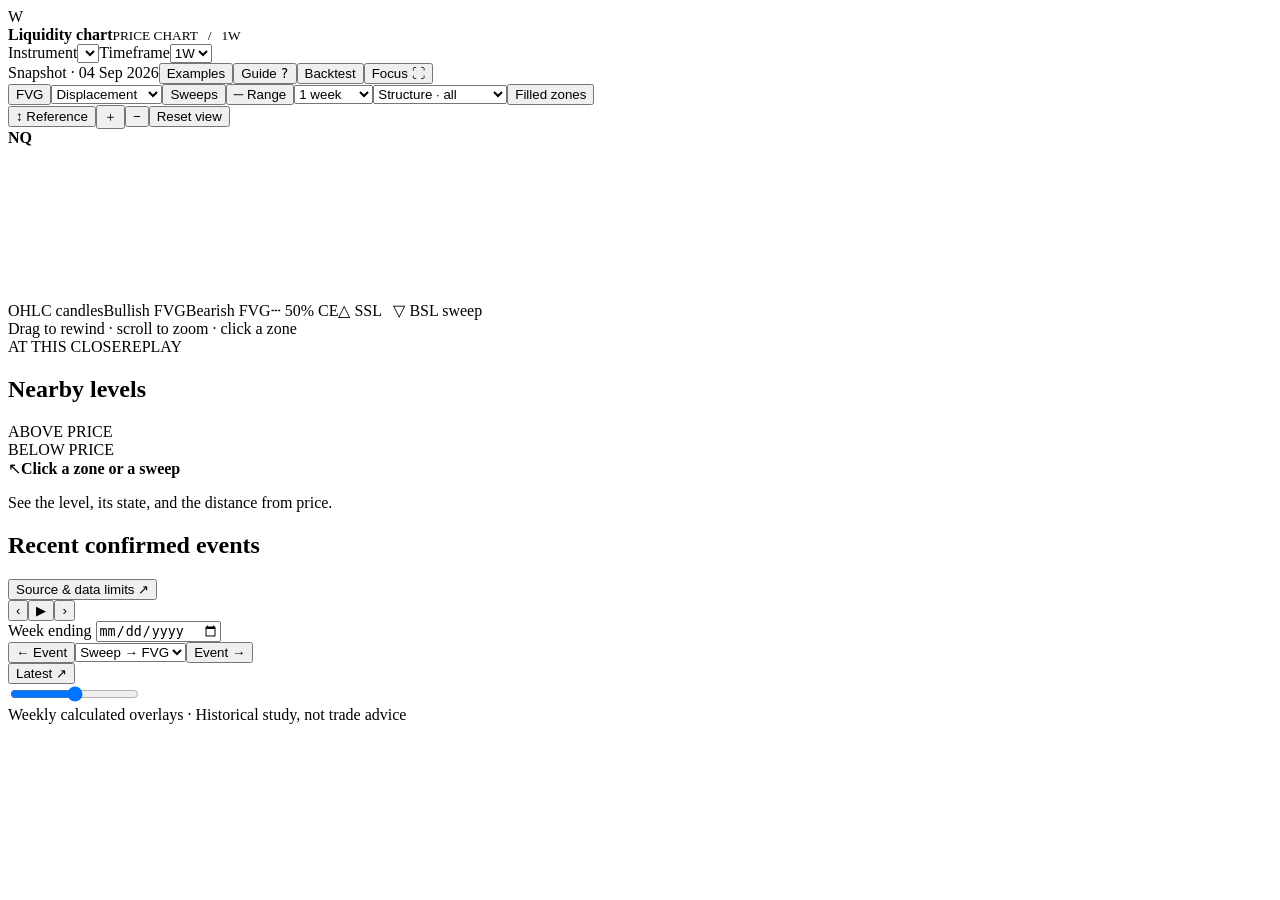
<file: chart_workspace/chart_template.html>
<!doctype html><html lang="en"><head><meta charset="utf-8"><meta name="viewport" content="width=device-width,initial-scale=1"><title>Liquidity study · Interactive OHLC chart</title><style>__STYLE__</style></head><body>
<header class="topbar"><div class="brand"><span class="brand-mark">W</span><div><strong>Liquidity chart</strong><small>PRICE CHART &nbsp; / &nbsp; <span id="brandTf">1W</span></small></div></div><div class="instrument"><label class="sr-only" for="asset">Instrument</label><select id="asset"></select><label class="sr-only" for="timeframe">Timeframe</label><select id="timeframe" class="timeframe" aria-label="Chart timeframe"><option value="weekly">1W</option><option value="daily">1D</option></select></div><div class="header-actions"><span class="snapshot">Snapshot · 04 Sep 2026</span><button id="examplesBtn" class="learn-button">Examples</button><button id="guideBtn" class="quiet">Guide <kbd>?</kbd></button><button id="evidenceBtn" class="quiet">Backtest</button><button id="focusBtn" title="Expand chart" aria-pressed="false">Focus ⛶</button></div></header>
<div class="tools"><div class="layer-controls"><button class="layer active" id="toggleFvg" aria-pressed="true"><i class="dot teal"></i>FVG</button><select id="fvgKind" aria-label="FVG type"><option value="displacement">Displacement</option><option value="all">All FVGs</option><option value="sequence">Sweep → FVG</option></select><button class="layer active" id="toggleSweeps" aria-pressed="true"><i class="dot amber"></i>Sweeps</button><button class="layer active" id="toggleRange" aria-pressed="true">─ Range</button><select id="lookback" aria-label="Range and sweep lookback"><option value="1">1 week</option><option value="4">4 weeks</option><option value="13">13 weeks</option><option value="52">52 weeks</option></select><select id="structureLayer" aria-label="Swing and period liquidity layers"><option value="all">Structure · all</option><option value="periods">Month / week</option><option value="swings">Swings / equal H-L</option><option value="off">Structure off</option></select><button class="layer" id="toggleFilled" aria-pressed="false">Filled zones</button></div><div class="view-controls"><button id="measureBtn" title="Click the chart to set your reference price" aria-pressed="false">↕ Reference</button><button id="zoomIn" aria-label="Zoom in">＋</button><button id="zoomOut" aria-label="Zoom out">−</button><button id="resetView">Reset view</button></div></div>
<div class="workspace"><main class="chart-panel" id="chartPanel"><div class="chart-caption"><div><strong id="chartSymbol">NQ</strong><span id="chartBasis"></span></div><div id="ohlc" class="ohlc"></div></div><section id="lessonPanel" class="lesson-panel" aria-live="polite" hidden><div class="lesson-copy"><span id="lessonStep" class="lesson-step"></span><strong id="lessonTitle"></strong><p id="lessonPrompt"></p><div id="lessonChecks" class="lesson-checks"></div></div><div class="lesson-actions"><button id="lessonPrev" aria-label="Previous example">‹</button><button id="lessonReveal" class="reveal">Reveal</button><button id="lessonNext" aria-label="Next example">›</button><button id="lessonExit" class="lesson-exit">Exit</button></div></section><div class="plot" id="plot"><canvas id="priceChart" aria-label="OHLC price chart with candlesticks, liquidity sweeps and FVG zones" role="img"></canvas><div id="tooltip" class="tooltip" hidden></div><div class="chart-empty" id="chartEmpty" hidden></div><div id="zoneLegend" class="zone-legend"><span id="candleLegend">OHLC candles</span><span><i class="square teal"></i>Bullish FVG</span><span><i class="square rose"></i>Bearish FVG</span><span>┄ 50% CE</span><span>△ SSL &nbsp; ▽ BSL sweep</span></div></div><div class="chart-status"><span id="statusText"></span><span class="gestures">Drag to rewind · scroll to zoom · click a zone</span></div></main>
<aside id="sidebar"><div class="sidebar-heading"><span>AT THIS CLOSE</span><span class="live-dot" id="asofBadge">REPLAY</span></div><div class="asof"><strong id="asofPrice"></strong><span id="asofDate"></span><small id="weekChange"></small></div>
<div id="htfLiquidity" class="htf-liquidity" aria-live="polite"></div><div id="structureOutput" class="structure-output" aria-live="polite"></div><div class="levels-title"><h2>Nearby levels</h2><span id="rangeLabel"></span></div><div class="level-group"><span class="group-label">ABOVE PRICE</span><div id="aboveLevels"></div></div><div id="insideLevels"></div><div class="level-group"><span class="group-label">BELOW PRICE</span><div id="belowLevels"></div></div>
<div id="selection" class="selection"><div class="select-placeholder"><span>↖</span><strong>Click a zone or a sweep</strong><p>See the level, its state, and the distance from price.</p></div></div>
<div class="recent"><div class="levels-title"><h2>Recent confirmed events</h2></div><div id="recentEvents"></div></div><button id="sourceBtn" class="source-button">Source &amp; data limits ↗</button></aside></div>
<div class="replay-bar"><div class="replay-main"><div class="transport"><button id="stepBack" aria-label="Previous bar" title="Previous bar (left arrow)">‹</button><button id="playBtn" aria-label="Play chart replay" title="Play/pause (space)">▶</button><button id="stepForward" aria-label="Next bar" title="Next bar (right arrow)">›</button></div><label class="replay-date"><span id="dateLabel">Week ending</span> <input type="date" id="date" aria-label="Replay date"></label><span id="replayLabel" class="replay-label"></span><div class="event-nav"><button id="prevEvent">← Event</button><select id="eventKind" aria-label="Event navigation type"><option value="sequence">Sweep → FVG</option><option value="sweep">Sweeps</option><option value="fvg">FVGs</option></select><button id="nextEvent">Event →</button></div><button id="latestBtn">Latest ↗</button></div><div class="timeline"><span id="firstDate"></span><input id="timeline" aria-label="Replay position" type="range" min="0" step="1"><span id="lastDate"></span></div></div>
<footer><span><span id="footerTf">Weekly</span> calculated overlays · Historical study, not trade advice</span><span id="footerSource"></span></footer>
<div id="toast" role="status" hidden></div>
<dialog id="drawer"><div class="dialog-head"><h2 id="drawerTitle"></h2><button id="closeDrawer" aria-label="Close panel">✕</button></div><div id="drawerBody"></div></dialog>
<script>__CHARTJS__</script><script>const DATA=__DATA__;</script><script>__APP_JS__</script></body></html>
</file>
